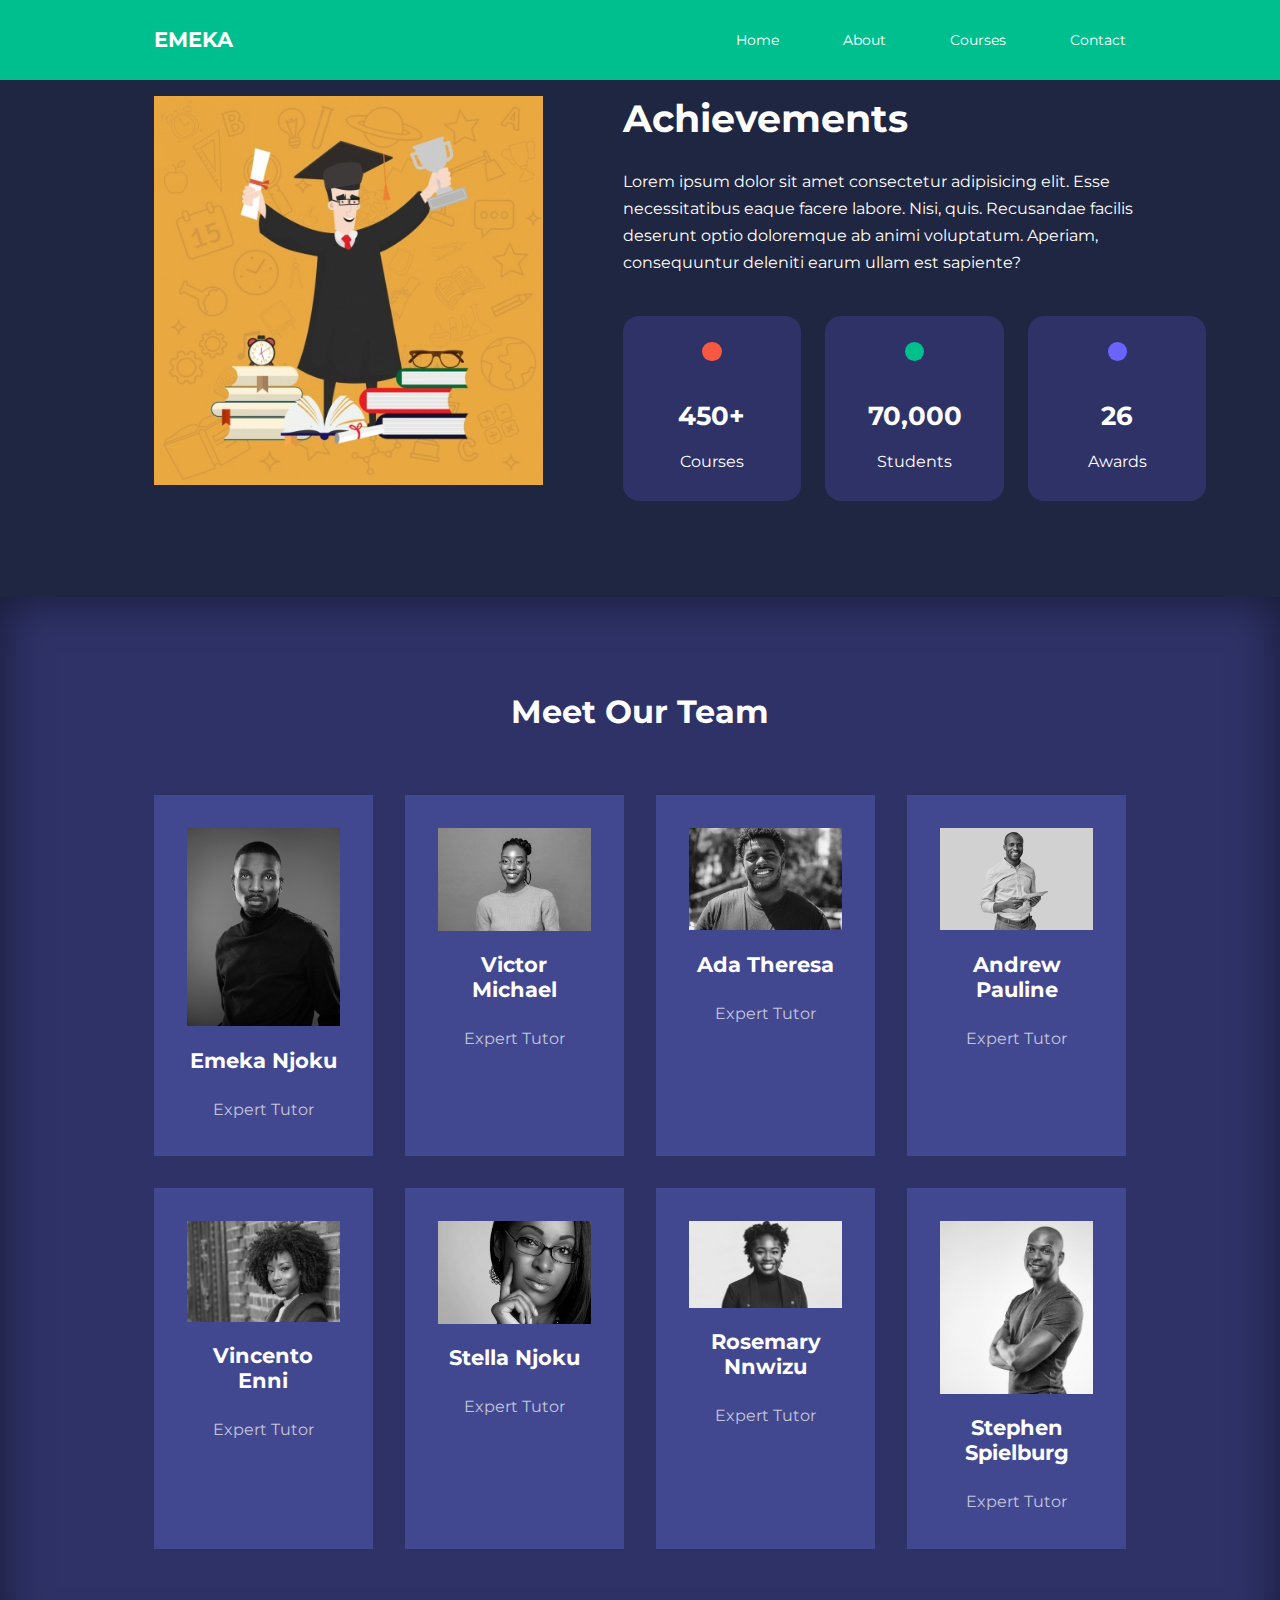
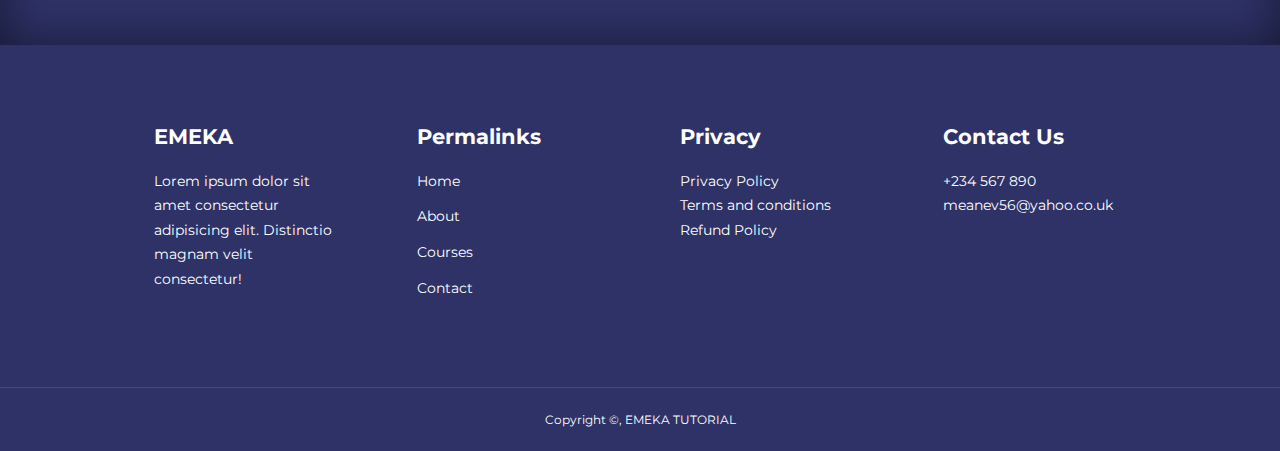
<file: about.html>
<!DOCTYPE html>
<html lang="en">
<head>
    <meta charset="UTF-8">
    <meta http-equiv="X-UA-Compatible" content="IE=edge">
    <meta name="viewport" content="width=device-width, initial-scale=1.0">
    <title>Responsive Multipage Education Website Using HTML, CSS and Javascript</title>

    <!----ICONSCOUT CDN----->
    <link rel="stylesheet" href="https://unicons.iconscout.com/release/v4.0.0/css/line.css">    <link rel="stylesheet" href="./css/style.css">

    <!--GOOGLE FONT MONTESERRAT-->
    <link rel="preconnect" href="https://fonts.googleapis.com">
<link rel="preconnect" href="https://fonts.gstatic.com" crossorigin>
<link href="https://fonts.googleapis.com/css2?family=Montserrat:wght@300;400;500;600;700;800;900&display=swap" rel="stylesheet">


<link rel="stylesheet" href="./css/style.css">
<link rel="stylesheet" href="./css/about.css">
</head>
<body>
    <nav>
        <div class="container nav__container">
            <a href="index.html"><h4>EMEKA</h4></a>
            <ul class="nav__menu">
                <li><a href="index.html">Home</a></li>
                <li><a href="about.html">About</a></li>
                <li><a href="courses.html">Courses</a></li>
                <li><a href="contact.html">Contact</a></li>
            </ul>
            <button id="open-menu-btn"><i class="uil uil-bars"></i></button>
            <button id="close-menu-btn"><i class="uil uil-times"></i></button>
        </div>
    </nav>

    <!---------------END OF NAVBAR--------------->

    <section class="about__achievemens">
        <div class="container about__achievements-container">
            <div class="about__achievements-left">
                <img src="./images/achievement.jpg">
                </div>

            <div class="about__achievements-right">
            <h1>Achievements</h1>
            <p>
                Lorem ipsum dolor sit amet consectetur adipisicing elit. Esse necessitatibus eaque facere labore. Nisi, quis. Recusandae facilis deserunt optio doloremque ab animi voluptatum. Aperiam, consequuntur deleniti earum ullam est sapiente?
            </p>

            <div class="achievements__cards">
                <article class="achievement__card">
                    <span class="achievement__icon">
                        <i class="uil uil-video"></i>
                    </span>
                        <h3>450+</h3>
                        <p>Courses</p>
                </article>

                <article class="achievement__card">
                    <span class="achievement__icon">
                        <i class="uil uil-user"></i>
                    </span>
                        <h3>70,000</h3>
                        <p>Students</p>
                </article>

                <article class="achievement__card">
                    <span class="achievement__icon">
                        <i class="uil uil-trophy"></i>
                    </span>
                        <h3>26</h3>
                        <p>Awards</p>
                </article>

            </div>
            </div>
        </div>
    </section>

    <!-------------End Of Achievements--------------->


    <section class="team">
        <h2>Meet Our Team</h2>
        <div class="container team__container">
            <article class="team__member">
                <div class="team__member-image">
                    <img src="./images/profile image 1.jpeg">
                </div>
                <div class="team__member-info">
                  <h4>Emeka Njoku</h4>
                  <p>Expert Tutor</p>
                </div>
                <div class="team__member-socials">
                    <a href="https://instagram.com" target="blank"><i class="uli uil-instagram"></i></a>
                    <a href="https://twitter.com" target="blank"><i class="uli uil-twitter-alt"></i></a>
                    <a href="https://linkedin.com" target="blank"><i class="uli uil-linkedin-alt"></i></a>
                </div>
            </article>

            <article class="team__member">
                <div class="team__member-image">
                    <img src="./images/profile image 2.jpg">
                </div>
                <div class="team__member-info">
                  <h4>Victor Michael</h4>
                  <p>Expert Tutor</p>
                </div>
                <div class="team__member-socials">
                    <a href="https://instagram.com" target="blank"><i class="uli uil-instagram"></i></a>
                    <a href="https://twitter.com" target="blank"><i class="uli uil-twitter-alt"></i></a>
                    <a href="https://linkedin.com" target="blank"><i class="uli uil-linkedin-alt"></i></a>
                </div>
            </article>

            <article class="team__member">
                <div class="team__member-image">
                    <img src="./images/profile image 3.jpeg">
                </div>
                <div class="team__member-info">
                  <h4>Ada Theresa</h4>
                  <p>Expert Tutor</p>
                </div>
                <div class="team__member-socials">
                    <a href="https://instagram.com" target="blank"><i class="uli uil-instagram"></i></a>
                    <a href="https://twitter.com" target="blank"><i class="uli uil-twitter-alt"></i></a>
                    <a href="https://linkedin.com" target="blank"><i class="uli uil-linkedin-alt"></i></a>
                </div>
            </article>

            <article class="team__member">
                <div class="team__member-image">
                    <img src="./images/profile image 4.jpg">
                </div>
                <div class="team__member-info">
                  <h4>Andrew Pauline</h4>
                  <p>Expert Tutor</p>
                </div>
                <div class="team__member-socials">
                    <a href="https://instagram.com" target="blank"><i class="uli uil-instagram"></i></a>
                    <a href="https://twitter.com" target="blank"><i class="uli uil-twitter-alt"></i></a>
                    <a href="https://linkedin.com" target="blank"><i class="uli uil-linkedin-alt"></i></a>
                </div>
            </article>

            <article class="team__member">
                <div class="team__member-image">
                    <img src="./images/profile image 5.jpg">
                </div>
                <div class="team__member-info">
                  <h4>Vincento Enni</h4>
                  <p>Expert Tutor</p>
                </div>
                <div class="team__member-socials">
                    <a href="https://instagram.com" target="blank"><i class="uli uil-instagram"></i></a>
                    <a href="https://twitter.com" target="blank"><i class="uli uil-twitter-alt"></i></a>
                    <a href="https://linkedin.com" target="blank"><i class="uli uil-linkedin-alt"></i></a>
                </div>
            </article>

            <article class="team__member">
                <div class="team__member-image">
                    <img src="./images/profile image 6.jpg">
                </div>
                <div class="team__member-info">
                  <h4>Stella Njoku</h4>
                  <p>Expert Tutor</p>
                </div>
                <div class="team__member-socials">
                    <a href="https://instagram.com" target="blank"><i class="uli uil-instagram"></i></a>
                    <a href="https://twitter.com" target="blank"><i class="uli uil-twitter-alt"></i></a>
                    <a href="https://linkedin.com" target="blank"><i class="uli uil-linkedin-alt"></i></a>
                </div>
            </article>

            <article class="team__member">
                <div class="team__member-image">
                    <img src="./images/profile image 7.jpg">
                </div>
                <div class="team__member-info">
                  <h4>Rosemary Nnwizu</h4>
                  <p>Expert Tutor</p>
                </div>
                <div class="team__member-socials">
                    <a href="https://instagram.com" target="blank"><i class="uli uil-instagram"></i></a>
                    <a href="https://twitter.com" target="blank"><i class="uli uil-twitter-alt"></i></a>
                    <a href="https://linkedin.com" target="blank"><i class="uli uil-linkedin-alt"></i></a>
                </div>
            </article>

            <article class="team__member">
                <div class="team__member-image">
                    <img src="./images/profile image 8.jpg">
                </div>
                <div class="team__member-info">
                  <h4>Stephen Spielburg</h4>
                  <p>Expert Tutor</p>
                </div>
                <div class="team__member-socials">
                    <a href="https://instagram.com" target="blank"><i class="uli uil-instagram"></i></a>
                    <a href="https://twitter.com" target="blank"><i class="uli uil-twitter-alt"></i></a>
                    <a href="https://linkedin.com" target="blank"><i class="uli uil-linkedin-alt"></i></a>
                </div>
            </article>
        </div>
    </section>


        <!-------------End Of About--------------->


    <footer>
        <div class="container footer__container">
            <div class="footer__1">
                <a href="index.html" class="footer__logo"><h4>EMEKA</h4></a>
                <P>
                    Lorem ipsum dolor sit amet consectetur adipisicing elit. Distinctio magnam velit consectetur!
                </P>
            </div>

            <div class="footer__2">
                <h4>Permalinks</h4>
                <ul class="permalinks">
                    <li><a href="index.html">Home</a></li>
                    <li><a href="about.html">About</a></li>
                    <li><a href="courses.html">Courses</a></li>
                    <li><a href="contact.html">Contact</a></li>
                </ul>
            </div>

            <div class="footer__3">
                <h4>Privacy</h4>
                <ui class="privacy">
                    <li><a href="#">Privacy Policy</a></li>
                    <li><a href="#">Terms and conditions</a></li>
                    <li><a href="#">Refund Policy</a></li>
                </ui>
            </div>

            <div class="footer__4">
                <h4>Contact Us</h4>
                <div>
                    <p>+234 567 890</p>
                    <p>meanev56@yahoo.co.uk</p>
                </div>

                <ui class="footer__socials">
                    <li>
                        <a href="#"><i class="uil uil-facebook-f"></i></a>
                    </li>
                    <li>
                        <a href="#"><i class="uil uil-instagram-alt"></i></a>
                    </li>
                    <li>
                        <a href="#"><i class="uil uil-twitter"></i></a>
                    </li>
                    <li>
                        <a href="#"><i class="uil uil-linkedin-alt"></i></a>
                    </li>
                </ui>
            </div>
            </div>
            <div class="footer__copyright">
                <small>Copyright &copy, EMEKA TUTORIAL</small>
        </div>
    </footer>

    <script src="./main.js"></script>


</body>
</html>
</file>
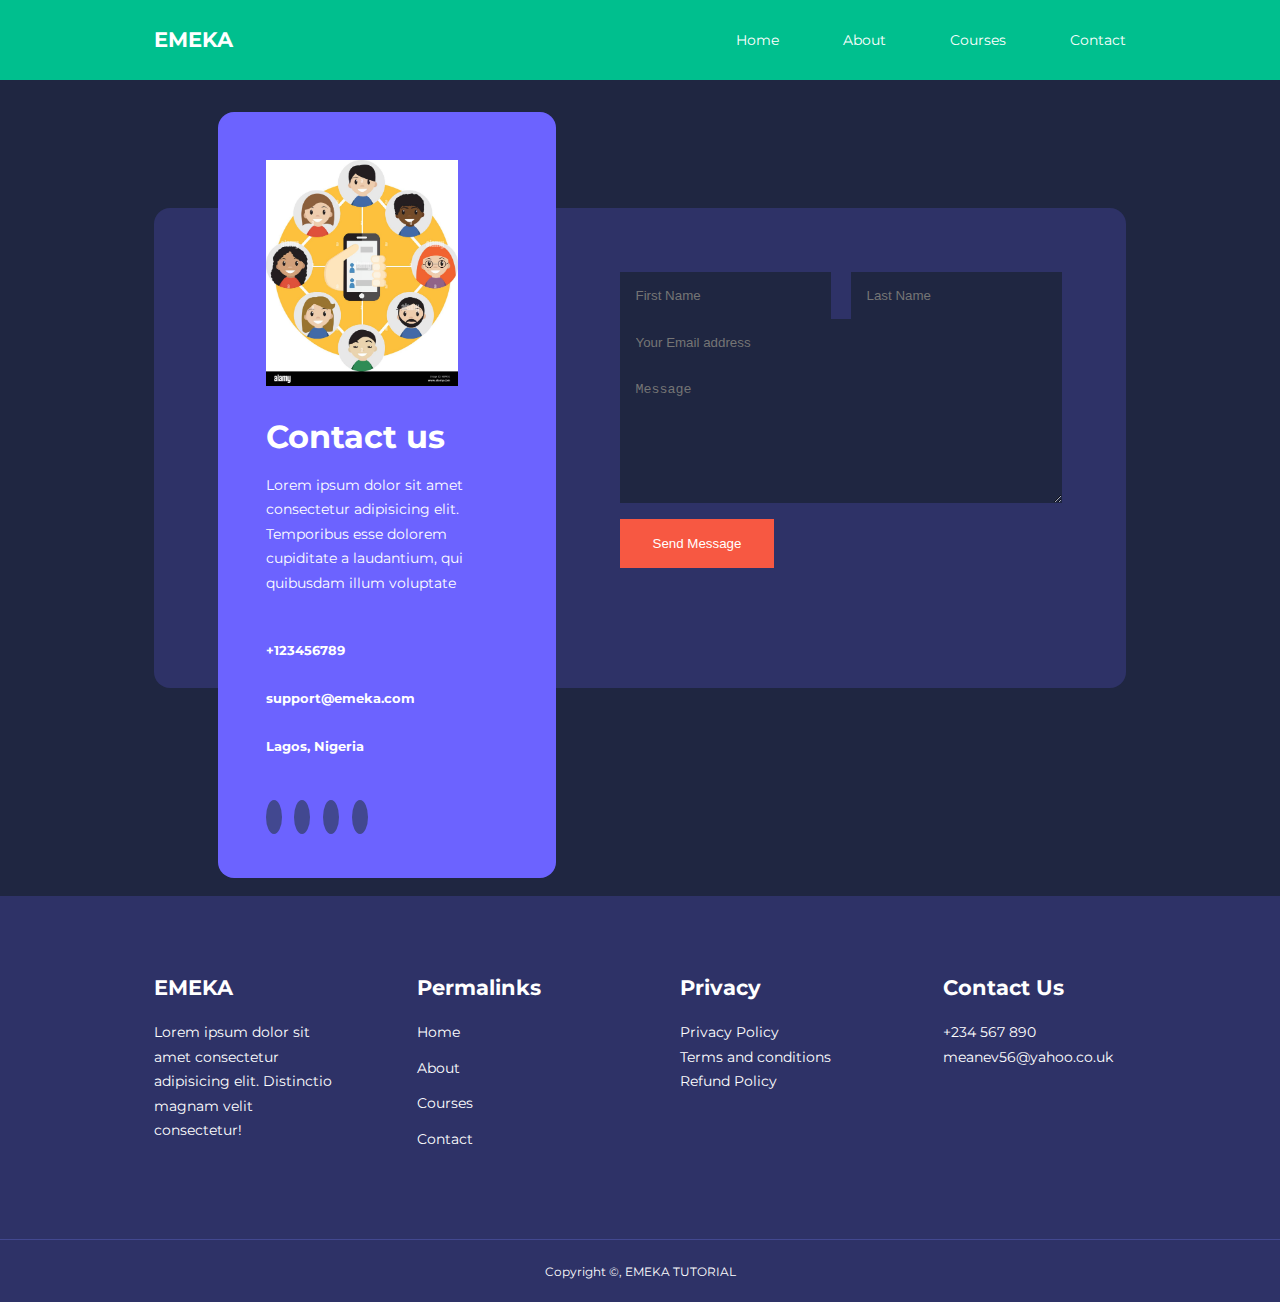
<file: contact.html>
<!DOCTYPE html>
<html lang="en">
<head>
    <meta charset="UTF-8">
    <meta http-equiv="X-UA-Compatible" content="IE=edge">
    <meta name="viewport" content="width=device-width, initial-scale=1.0">
    <title>Responsive Multipage Education Website Using HTML, CSS and Javascript</title>

    <!----ICONSCOUT CDN----->
    <link rel="stylesheet" href="https://unicons.iconscout.com/release/v4.0.0/css/line.css">    <link rel="stylesheet" href="./css/style.css">

    <!--GOOGLE FONT MONTESERRAT-->
    <link rel="preconnect" href="https://fonts.googleapis.com">
<link rel="preconnect" href="https://fonts.gstatic.com" crossorigin>
<link href="https://fonts.googleapis.com/css2?family=Montserrat:wght@300;400;500;600;700;800;900&display=swap" rel="stylesheet">


<link rel="stylesheet" href="./css/style.css">
<link rel="stylesheet" href="./css/contact.css">
</head>
<body>
    <nav>
        <div class="container nav__container">
            <a href="index.html"><h4>EMEKA</h4></a>
            <ul class="nav__menu">
                <li><a href="index.html">Home</a></li>
                <li><a href="about.html">About</a></li>
                <li><a href="courses.html">Courses</a></li>
                <li><a href="contact.html">Contact</a></li>
            </ul>
            <button id="open-menu-btn"><i class="uil uil-bars"></i></button>
            <button id="close-menu-btn"><i class="uil uil-times"></i></button>
        </div>
    </nav>

    <!---------------END OF NAVBAR--------------->



    <section>
        <div class="container contact__container">
            <aside class="contact__aside">
                <div class="aside__image">
                    <img src="./images//contact.jpg">
                </div>
                <h2>Contact us</h2>
                <p>
                  Lorem ipsum dolor sit amet consectetur adipisicing elit. Temporibus esse dolorem cupiditate a laudantium, qui quibusdam illum voluptate
                </p>
                <ul class="contact__details">
                    <li>
                        <i class="uil uil-phone-times"></i>
                        <h5>+123456789</h5>
                    </li>
                    <li>
                        <i class="uil uil-envelope"></i>
                        <h5>support@emeka.com</h5>
                    </li>
                    <li>
                        <i class="uil uil-location-point"></i>
                        <h5>Lagos, Nigeria</h5>
                    </li>
                </ul>
                <ui class="contact__socials">
                    <li><a href="https://facebook.com"><i class="uil uil-facebook-f"></i></a></li>
                    <li><a href="https://instagram.com"><i class="uil uil-instagram"></i></a></li>
                    <li><a href="https://twitter.com"><i class="uil uil-twitter"></i></a></li>
                    <li><a href="https://linkedin.com"><i class="uil uil-linkedin-alt"></i></a></li>
                </ui>
            </aside>






            <form action="https://formspree.io/f/xayzeqrr" method="POST" class="contact__form">
                <div class="form__name">
                    <input type="text" name="First Name" placeholder="First Name" required>
                    <input type="text" name="Last Name" placeholder="Last Name" required>
                </div>
                <input type="email" name="Email Address" placeholder="Your Email address" required>
                <textarea name="Message" rows="7" placeholder="Message" required></textarea>
                <button type="submit" class="btn btn-primary">Send Message</button>
            </form>
        </div>
    </section>


<footer>
    <div class="container footer__container">
        <div class="footer__1">
            <a href="index.html" class="footer__logo"><h4>EMEKA</h4></a>
            <P>
                Lorem ipsum dolor sit amet consectetur adipisicing elit. Distinctio magnam velit consectetur!
            </P>
        </div>

        <div class="footer__2">
            <h4>Permalinks</h4>
            <ul class="permalinks">
                <li><a href="index.html">Home</a></li>
                <li><a href="about.html">About</a></li>
                <li><a href="courses.html">Courses</a></li>
                <li><a href="contact.html">Contact</a></li>
            </ul>
        </div>

        <div class="footer__3">
            <h4>Privacy</h4>
            <ui class="privacy">
                <li><a href="#">Privacy Policy</a></li>
                <li><a href="#">Terms and conditions</a></li>
                <li><a href="#">Refund Policy</a></li>
            </ui>
        </div>

        <div class="footer__4">
            <h4>Contact Us</h4>
            <div>
                <p>+234 567 890</p>
                <p>meanev56@yahoo.co.uk</p>
            </div>

            <ui class="footer__socials">
                <li>
                    <a href="#"><i class="uil uil-facebook-f"></i></a>
                </li>
                <li>
                    <a href="#"><i class="uil uil-instagram-alt"></i></a>
                </li>
                <li>
                    <a href="#"><i class="uil uil-twitter"></i></a>
                </li>
                <li>
                    <a href="#"><i class="uil uil-linkedin-alt"></i></a>
                </li>
            </ui>
        </div>
        </div>
        <div class="footer__copyright">
            <small>Copyright &copy, EMEKA TUTORIAL</small>
    </div>
</footer>

<script src="./main.js"></script>


</body>
</html>
</file>
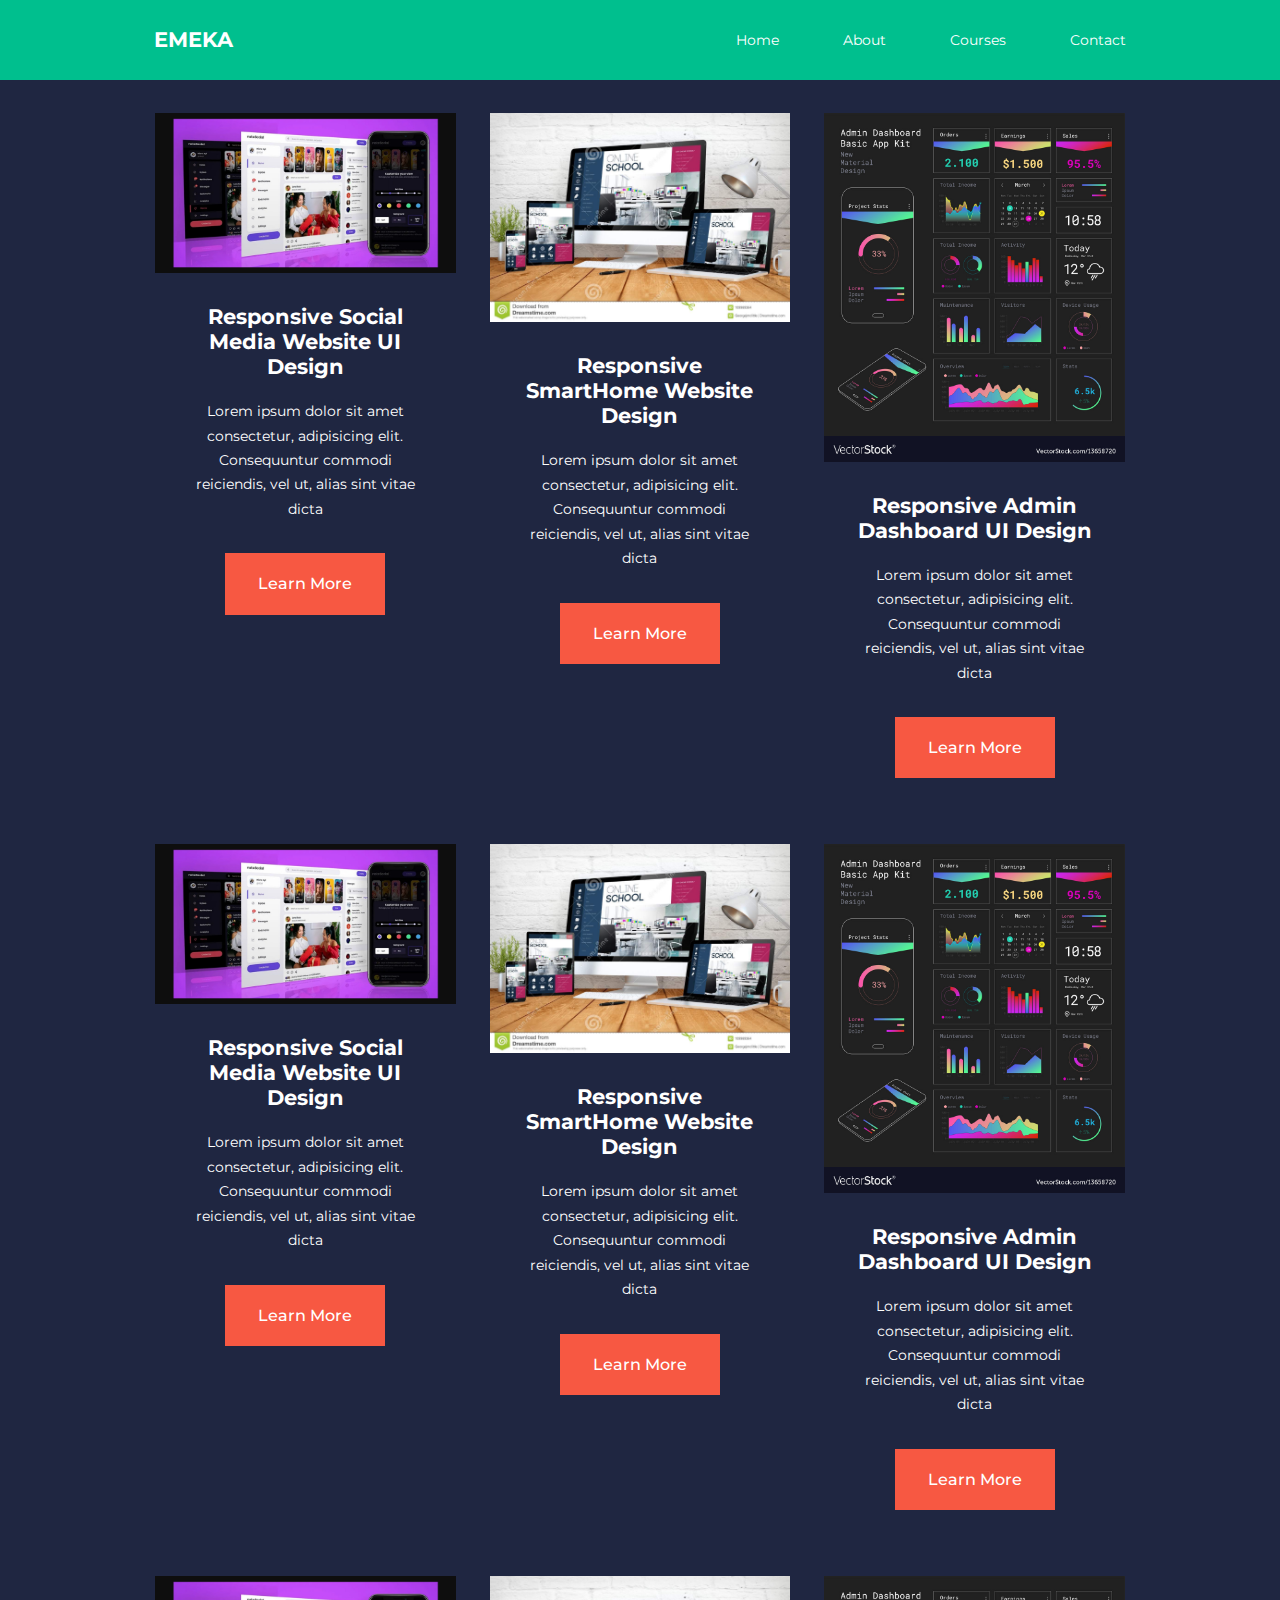
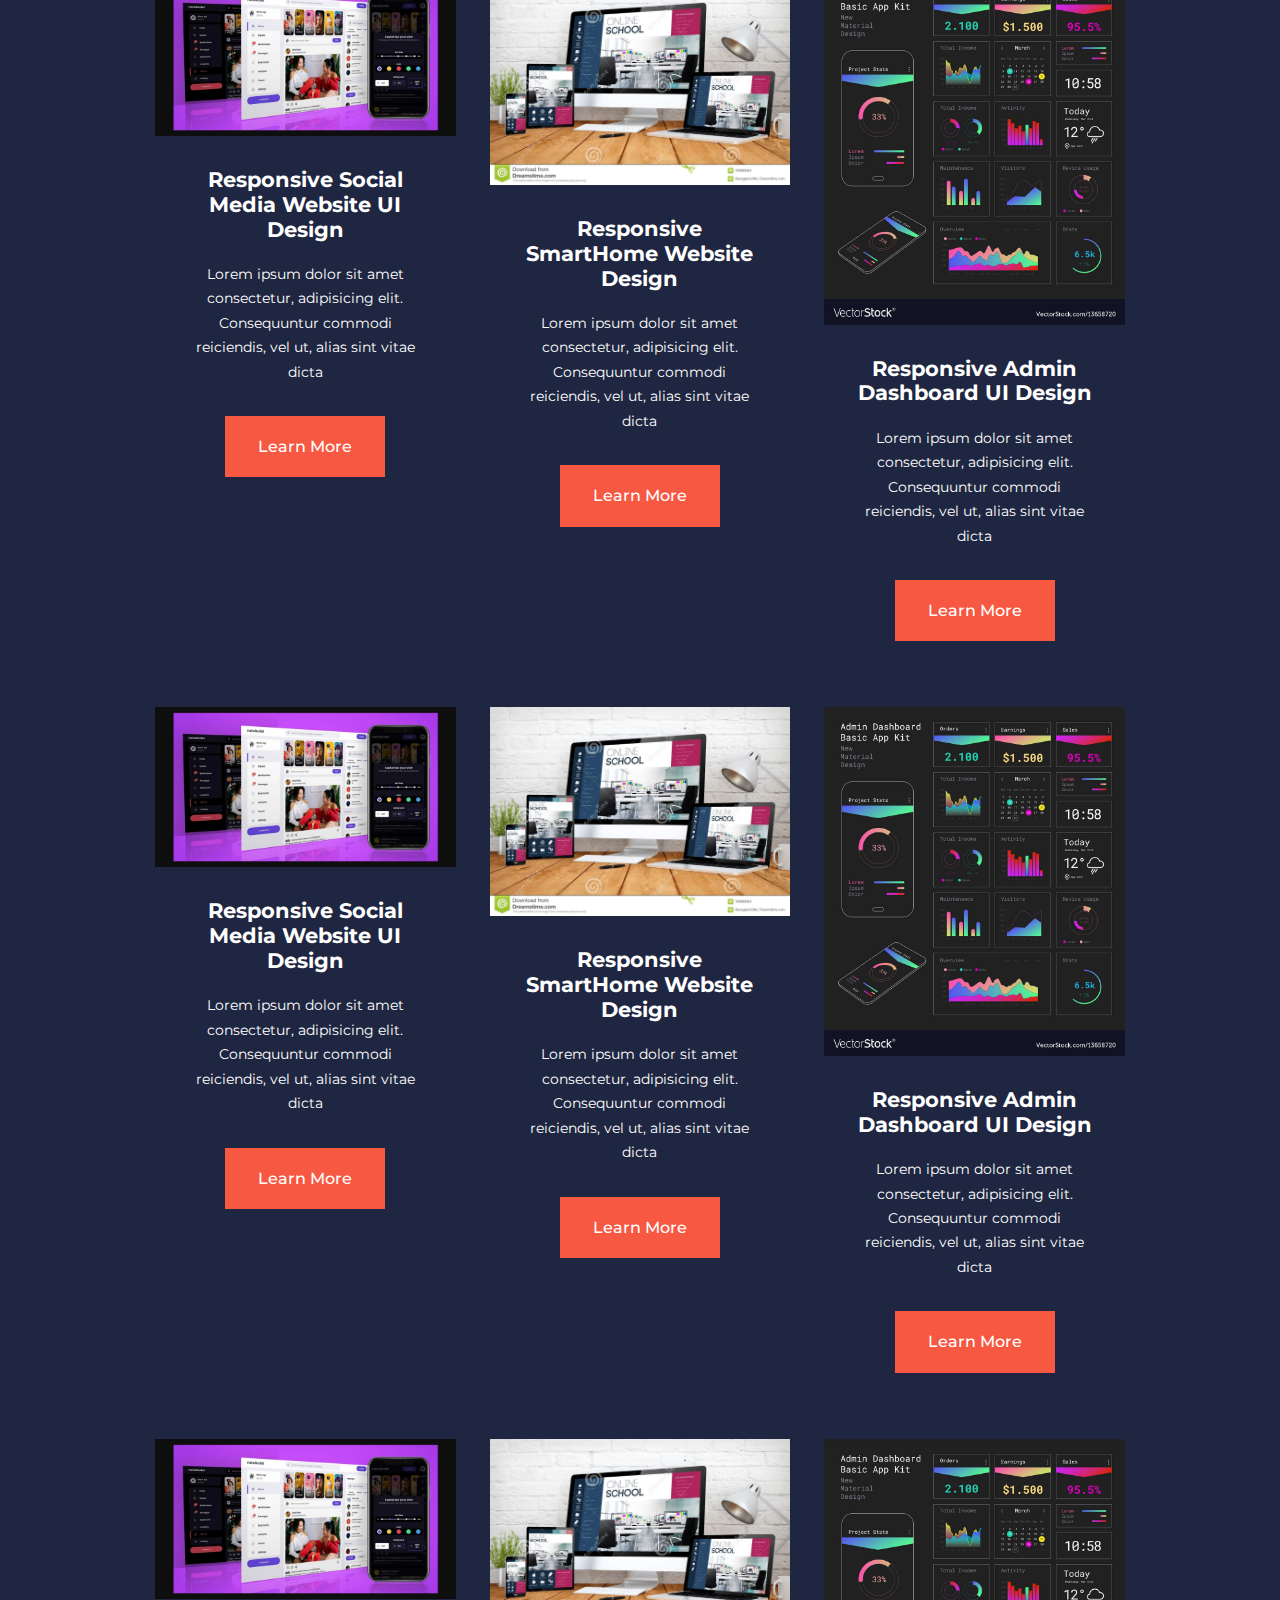
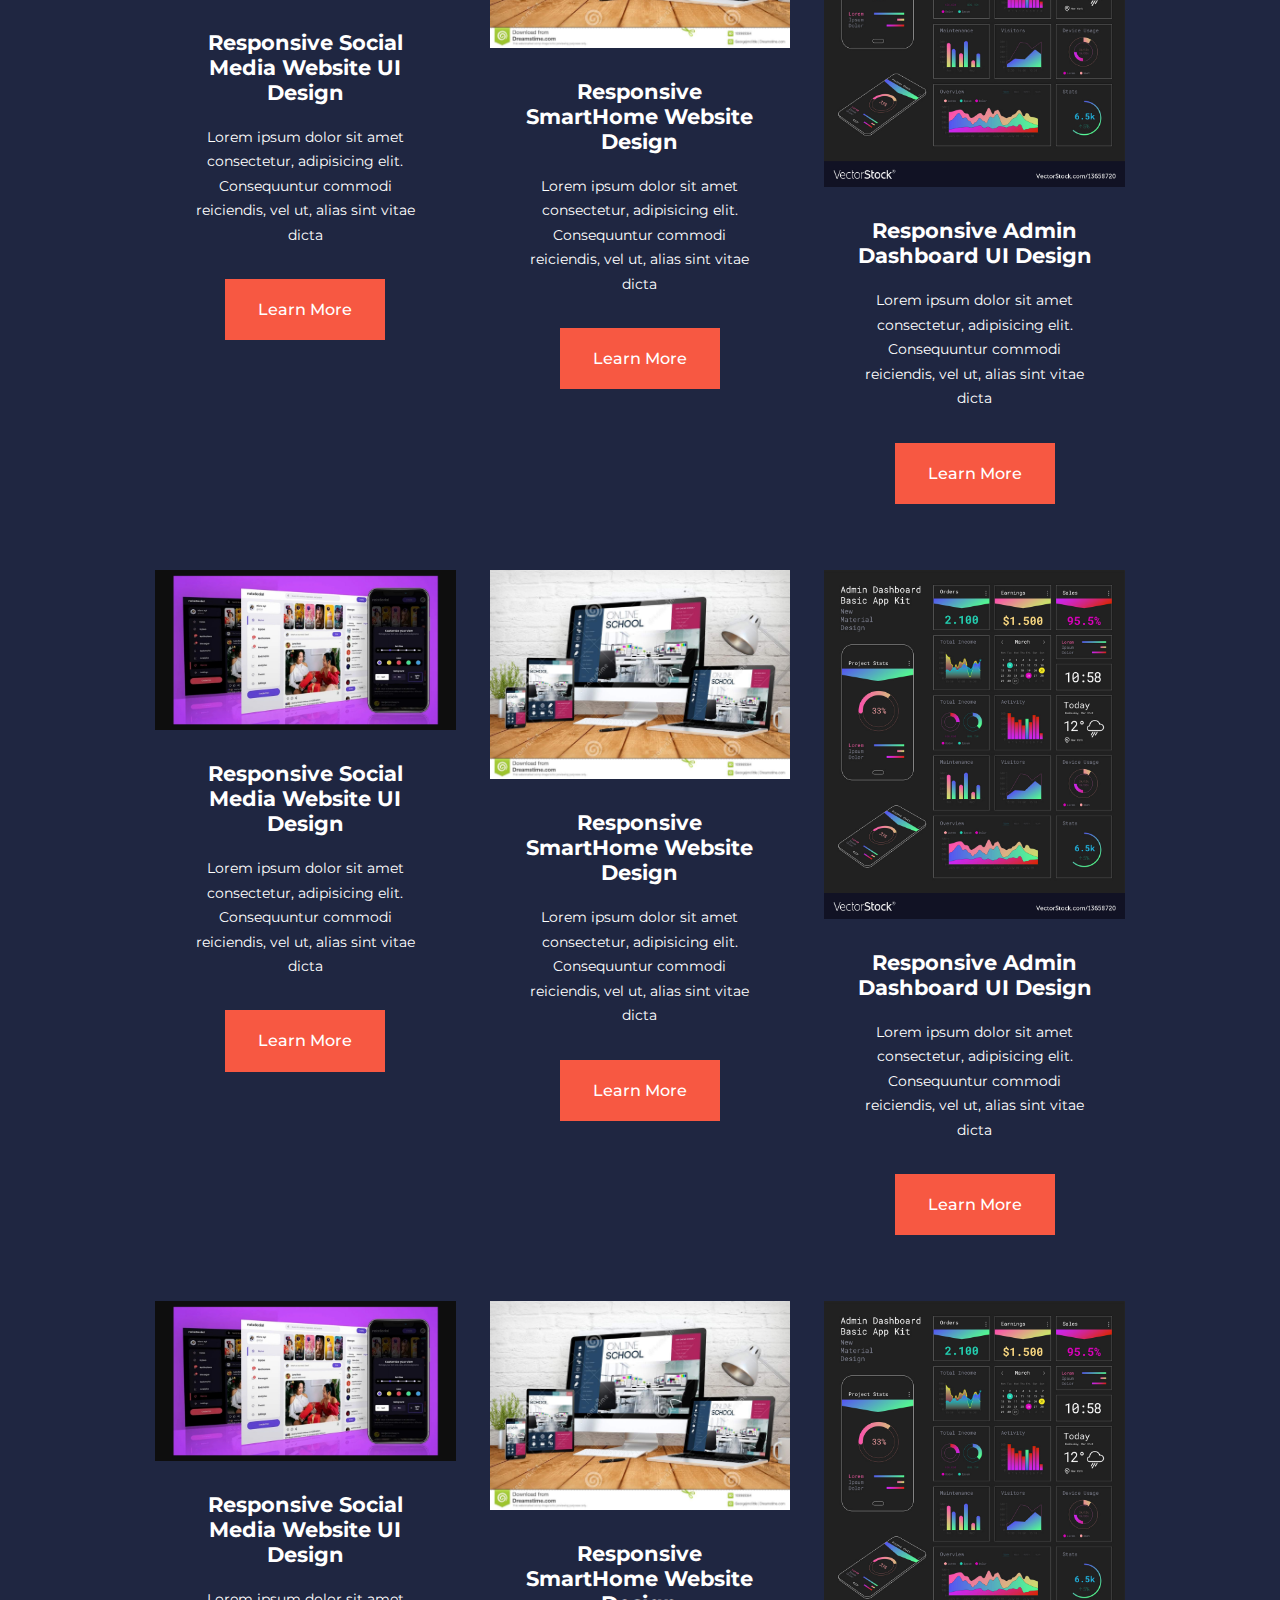
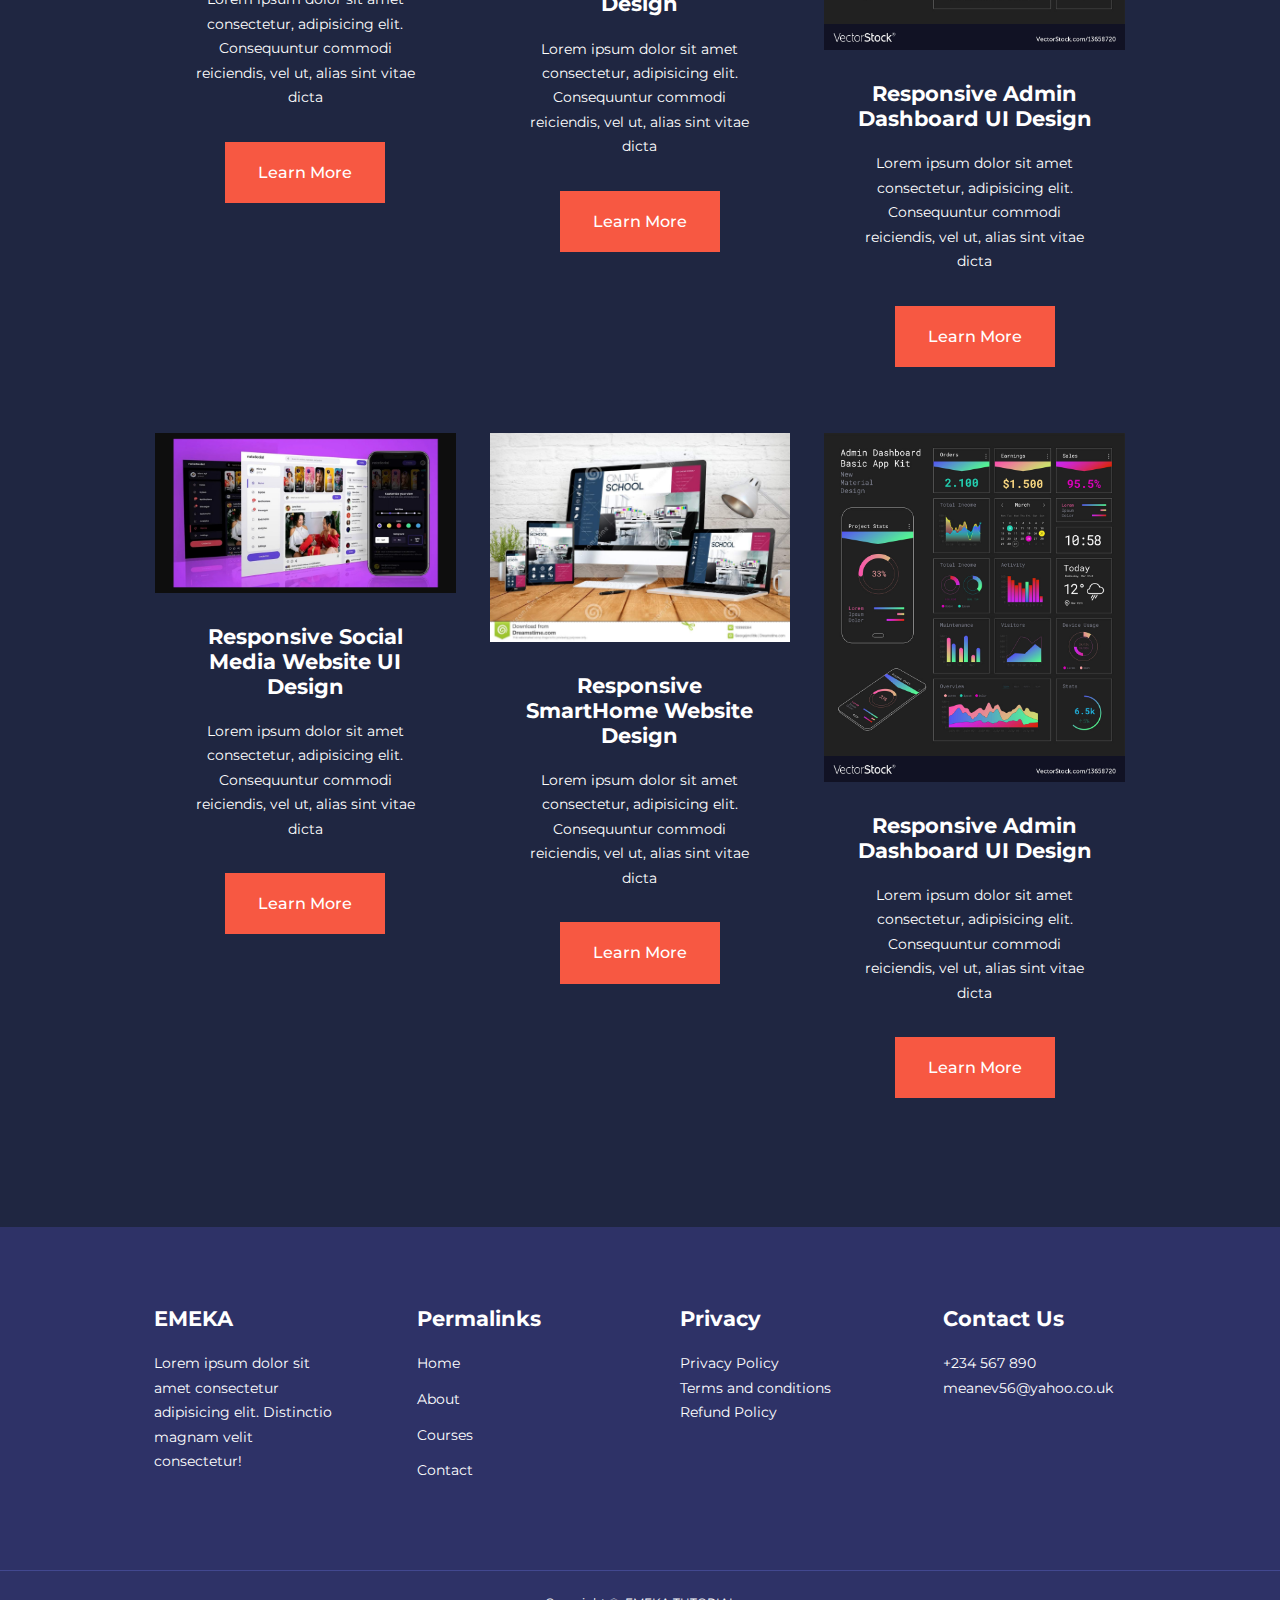
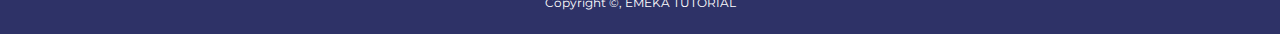
<file: courses.html>
<!DOCTYPE html>
<html lang="en">
<head>
    <meta charset="UTF-8">
    <meta http-equiv="X-UA-Compatible" content="IE=edge">
    <meta name="viewport" content="width=device-width, initial-scale=1.0">
    <title>Responsive Multipage Education Website Using HTML, CSS and Javascript</title>

    <!----ICONSCOUT CDN----->
    <link rel="stylesheet" href="https://unicons.iconscout.com/release/v4.0.0/css/line.css">    <link rel="stylesheet" href="./css/style.css">

    <!--GOOGLE FONT MONTESERRAT-->
    <link rel="preconnect" href="https://fonts.googleapis.com">
<link rel="preconnect" href="https://fonts.gstatic.com" crossorigin>
<link href="https://fonts.googleapis.com/css2?family=Montserrat:wght@300;400;500;600;700;800;900&display=swap" rel="stylesheet">


<link rel="stylesheet" href="./css/style.css">
<style>
    .courses {
        margin-top: 1rem;
    }
</style>
</head>
<body>
    <nav>
        <div class="container nav__container">
            <a href="index.html"><h4>EMEKA</h4></a>
            <ul class="nav__menu">
                <li><a href="index.html">Home</a></li>
                <li><a href="about.html">About</a></li>
                <li><a href="courses.html">Courses</a></li>
                <li><a href="contact.html">Contact</a></li>
            </ul>
            <button id="open-menu-btn"><i class="uil uil-bars"></i></button>
            <button id="close-menu-btn"><i class="uil uil-times"></i></button>
        </div>
    </nav>

    <!---------------END OF NAVBAR--------------->


    <!----COURSES------>
    <section class="courses">
        <div class="container courses__container">
            <article class="course">
                <div class="course__image">
                    <img src="./images/course image 1.jpeg">
                </div>
                <div class="course__info">
                <h4>Responsive Social Media Website UI Design</h4>
                <p>
                    Lorem ipsum dolor sit amet consectetur, adipisicing elit. Consequuntur commodi reiciendis,
                    vel ut, alias sint vitae dicta
                </p>
                <a href="courses.html" class="btn btn-primary">Learn More</a>
                </div>
            </article>

            <article class="course">
                <div class="course__image">
                    <img src="./images/course image 2.jpg">
                </div>
                <div class="course__info">
                <h4>Responsive SmartHome Website Design</h4>
                <p>
                    Lorem ipsum dolor sit amet consectetur, adipisicing elit. Consequuntur commodi reiciendis,
                    vel ut, alias sint vitae dicta
                </p>
                <a href="courses.html" class="btn btn-primary">Learn More</a>
                </div>
            </article>

            <article class="course">
                <div class="course__image">
                    <img src="./images/course image 3.jpg">
                </div>
                <div class="course__info">
                <h4>Responsive Admin Dashboard UI Design</h4>
                <p>
                    Lorem ipsum dolor sit amet consectetur, adipisicing elit. Consequuntur commodi reiciendis,
                    vel ut, alias sint vitae dicta
                </p>
                <a href="courses.html" class="btn btn-primary">Learn More</a>
                </div>
            </article>

            <article class="course">
                <div class="course__image">
                    <img src="./images/course image 1.jpeg">
                </div>
                <div class="course__info">
                <h4>Responsive Social Media Website UI Design</h4>
                <p>
                    Lorem ipsum dolor sit amet consectetur, adipisicing elit. Consequuntur commodi reiciendis,
                    vel ut, alias sint vitae dicta
                </p>
                <a href="courses.html" class="btn btn-primary">Learn More</a>
                </div>
            </article>

            <article class="course">
                <div class="course__image">
                    <img src="./images/course image 2.jpg">
                </div>
                <div class="course__info">
                <h4>Responsive SmartHome Website Design</h4>
                <p>
                    Lorem ipsum dolor sit amet consectetur, adipisicing elit. Consequuntur commodi reiciendis,
                    vel ut, alias sint vitae dicta
                </p>
                <a href="courses.html" class="btn btn-primary">Learn More</a>
                </div>
            </article>

            <article class="course">
                <div class="course__image">
                    <img src="./images/course image 3.jpg">
                </div>
                <div class="course__info">
                <h4>Responsive Admin Dashboard UI Design</h4>
                <p>
                    Lorem ipsum dolor sit amet consectetur, adipisicing elit. Consequuntur commodi reiciendis,
                    vel ut, alias sint vitae dicta
                </p>
                <a href="courses.html" class="btn btn-primary">Learn More</a>
                </div>
            </article>

            <article class="course">
                <div class="course__image">
                    <img src="./images/course image 1.jpeg">
                </div>
                <div class="course__info">
                <h4>Responsive Social Media Website UI Design</h4>
                <p>
                    Lorem ipsum dolor sit amet consectetur, adipisicing elit. Consequuntur commodi reiciendis,
                    vel ut, alias sint vitae dicta
                </p>
                <a href="courses.html" class="btn btn-primary">Learn More</a>
                </div>
            </article>

            <article class="course">
                <div class="course__image">
                    <img src="./images/course image 2.jpg">
                </div>
                <div class="course__info">
                <h4>Responsive SmartHome Website Design</h4>
                <p>
                    Lorem ipsum dolor sit amet consectetur, adipisicing elit. Consequuntur commodi reiciendis,
                    vel ut, alias sint vitae dicta
                </p>
                <a href="courses.html" class="btn btn-primary">Learn More</a>
                </div>
            </article>

            <article class="course">
                <div class="course__image">
                    <img src="./images/course image 3.jpg">
                </div>
                <div class="course__info">
                <h4>Responsive Admin Dashboard UI Design</h4>
                <p>
                    Lorem ipsum dolor sit amet consectetur, adipisicing elit. Consequuntur commodi reiciendis,
                    vel ut, alias sint vitae dicta
                </p>
                <a href="courses.html" class="btn btn-primary">Learn More</a>
                </div>
            </article>

            <article class="course">
                <div class="course__image">
                    <img src="./images/course image 1.jpeg">
                </div>
                <div class="course__info">
                <h4>Responsive Social Media Website UI Design</h4>
                <p>
                    Lorem ipsum dolor sit amet consectetur, adipisicing elit. Consequuntur commodi reiciendis,
                    vel ut, alias sint vitae dicta
                </p>
                <a href="courses.html" class="btn btn-primary">Learn More</a>
                </div>
            </article>

            <article class="course">
                <div class="course__image">
                    <img src="./images/course image 2.jpg">
                </div>
                <div class="course__info">
                <h4>Responsive SmartHome Website Design</h4>
                <p>
                    Lorem ipsum dolor sit amet consectetur, adipisicing elit. Consequuntur commodi reiciendis,
                    vel ut, alias sint vitae dicta
                </p>
                <a href="courses.html" class="btn btn-primary">Learn More</a>
                </div>
            </article>

            <article class="course">
                <div class="course__image">
                    <img src="./images/course image 3.jpg">
                </div>
                <div class="course__info">
                <h4>Responsive Admin Dashboard UI Design</h4>
                <p>
                    Lorem ipsum dolor sit amet consectetur, adipisicing elit. Consequuntur commodi reiciendis,
                    vel ut, alias sint vitae dicta
                </p>
                <a href="courses.html" class="btn btn-primary">Learn More</a>
                </div>
            </article>

            <article class="course">
                <div class="course__image">
                    <img src="./images/course image 1.jpeg">
                </div>
                <div class="course__info">
                <h4>Responsive Social Media Website UI Design</h4>
                <p>
                    Lorem ipsum dolor sit amet consectetur, adipisicing elit. Consequuntur commodi reiciendis,
                    vel ut, alias sint vitae dicta
                </p>
                <a href="courses.html" class="btn btn-primary">Learn More</a>
                </div>
            </article>

            <article class="course">
                <div class="course__image">
                    <img src="./images/course image 2.jpg">
                </div>
                <div class="course__info">
                <h4>Responsive SmartHome Website Design</h4>
                <p>
                    Lorem ipsum dolor sit amet consectetur, adipisicing elit. Consequuntur commodi reiciendis,
                    vel ut, alias sint vitae dicta
                </p>
                <a href="courses.html" class="btn btn-primary">Learn More</a>
                </div>
            </article>

            <article class="course">
                <div class="course__image">
                    <img src="./images/course image 3.jpg">
                </div>
                <div class="course__info">
                <h4>Responsive Admin Dashboard UI Design</h4>
                <p>
                    Lorem ipsum dolor sit amet consectetur, adipisicing elit. Consequuntur commodi reiciendis,
                    vel ut, alias sint vitae dicta
                </p>
                <a href="courses.html" class="btn btn-primary">Learn More</a>
                </div>
            </article>

            <article class="course">
                <div class="course__image">
                    <img src="./images/course image 1.jpeg">
                </div>
                <div class="course__info">
                <h4>Responsive Social Media Website UI Design</h4>
                <p>
                    Lorem ipsum dolor sit amet consectetur, adipisicing elit. Consequuntur commodi reiciendis,
                    vel ut, alias sint vitae dicta
                </p>
                <a href="courses.html" class="btn btn-primary">Learn More</a>
                </div>
            </article>

            <article class="course">
                <div class="course__image">
                    <img src="./images/course image 2.jpg">
                </div>
                <div class="course__info">
                <h4>Responsive SmartHome Website Design</h4>
                <p>
                    Lorem ipsum dolor sit amet consectetur, adipisicing elit. Consequuntur commodi reiciendis,
                    vel ut, alias sint vitae dicta
                </p>
                <a href="courses.html" class="btn btn-primary">Learn More</a>
                </div>
            </article>

            <article class="course">
                <div class="course__image">
                    <img src="./images/course image 3.jpg">
                </div>
                <div class="course__info">
                <h4>Responsive Admin Dashboard UI Design</h4>
                <p>
                    Lorem ipsum dolor sit amet consectetur, adipisicing elit. Consequuntur commodi reiciendis,
                    vel ut, alias sint vitae dicta
                </p>
                <a href="courses.html" class="btn btn-primary">Learn More</a>
                </div>
            </article>

            <article class="course">
                <div class="course__image">
                    <img src="./images/course image 1.jpeg">
                </div>
                <div class="course__info">
                <h4>Responsive Social Media Website UI Design</h4>
                <p>
                    Lorem ipsum dolor sit amet consectetur, adipisicing elit. Consequuntur commodi reiciendis,
                    vel ut, alias sint vitae dicta
                </p>
                <a href="courses.html" class="btn btn-primary">Learn More</a>
                </div>
            </article>

            <article class="course">
                <div class="course__image">
                    <img src="./images/course image 2.jpg">
                </div>
                <div class="course__info">
                <h4>Responsive SmartHome Website Design</h4>
                <p>
                    Lorem ipsum dolor sit amet consectetur, adipisicing elit. Consequuntur commodi reiciendis,
                    vel ut, alias sint vitae dicta
                </p>
                <a href="courses.html" class="btn btn-primary">Learn More</a>
                </div>
            </article>

            <article class="course">
                <div class="course__image">
                    <img src="./images/course image 3.jpg">
                </div>
                <div class="course__info">
                <h4>Responsive Admin Dashboard UI Design</h4>
                <p>
                    Lorem ipsum dolor sit amet consectetur, adipisicing elit. Consequuntur commodi reiciendis,
                    vel ut, alias sint vitae dicta
                </p>
                <a href="courses.html" class="btn btn-primary">Learn More</a>
                </div>
            </article>

            <article class="course">
                <div class="course__image">
                    <img src="./images/course image 1.jpeg">
                </div>
                <div class="course__info">
                <h4>Responsive Social Media Website UI Design</h4>
                <p>
                    Lorem ipsum dolor sit amet consectetur, adipisicing elit. Consequuntur commodi reiciendis,
                    vel ut, alias sint vitae dicta
                </p>
                <a href="courses.html" class="btn btn-primary">Learn More</a>
                </div>
            </article>

            <article class="course">
                <div class="course__image">
                    <img src="./images/course image 2.jpg">
                </div>
                <div class="course__info">
                <h4>Responsive SmartHome Website Design</h4>
                <p>
                    Lorem ipsum dolor sit amet consectetur, adipisicing elit. Consequuntur commodi reiciendis,
                    vel ut, alias sint vitae dicta
                </p>
                <a href="courses.html" class="btn btn-primary">Learn More</a>
                </div>
            </article>

            <article class="course">
                <div class="course__image">
                    <img src="./images/course image 3.jpg">
                </div>
                <div class="course__info">
                <h4>Responsive Admin Dashboard UI Design</h4>
                <p>
                    Lorem ipsum dolor sit amet consectetur, adipisicing elit. Consequuntur commodi reiciendis,
                    vel ut, alias sint vitae dicta
                </p>
                <a href="courses.html" class="btn btn-primary">Learn More</a>
                </div>
            </article>
        </div>
    </section>
    <!------End of courses-->






    <footer>
        <div class="container footer__container">
            <div class="footer__1">
                <a href="index.html" class="footer__logo"><h4>EMEKA</h4></a>
                <P>
                    Lorem ipsum dolor sit amet consectetur adipisicing elit. Distinctio magnam velit consectetur!
                </P>
            </div>

            <div class="footer__2">
                <h4>Permalinks</h4>
                <ul class="permalinks">
                    <li><a href="index.html">Home</a></li>
                    <li><a href="about.html">About</a></li>
                    <li><a href="courses.html">Courses</a></li>
                    <li><a href="contact.html">Contact</a></li>
                </ul>
            </div>

            <div class="footer__3">
                <h4>Privacy</h4>
                <ui class="privacy">
                    <li><a href="#">Privacy Policy</a></li>
                    <li><a href="#">Terms and conditions</a></li>
                    <li><a href="#">Refund Policy</a></li>
                </ui>
            </div>

            <div class="footer__4">
                <h4>Contact Us</h4>
                <div>
                    <p>+234 567 890</p>
                    <p>meanev56@yahoo.co.uk</p>
                </div>

                <ui class="footer__socials">
                    <li>
                        <a href="#"><i class="uil uil-facebook-f"></i></a>
                    </li>
                    <li>
                        <a href="#"><i class="uil uil-instagram-alt"></i></a>
                    </li>
                    <li>
                        <a href="#"><i class="uil uil-twitter"></i></a>
                    </li>
                    <li>
                        <a href="#"><i class="uil uil-linkedin-alt"></i></a>
                    </li>
                </ui>
            </div>
            </div>
            <div class="footer__copyright">
                <small>Copyright &copy, EMEKA TUTORIAL</small>
        </div>
    </footer>

    <script src="./main.js"></script>


</body>
</html>
</file>
<file: css/style.css>
* {
    margin: 0;
    padding: 0;
    border: 0;
    outline: 0;
    text-decoration: none;
    list-style: none;
    box-sizing: border-box;
}

:root {
    --color-primary: #6c63ff;
    --color-success: #00bf8e;
    --color-warning: #f7c94b;
    --color-danger: #f75842;
    --color-danger-variant: rgba(247, 88, 66, 0.4);
    --color-white: #ffff;
    --color-light: rgba(255, 255, 255, 0.7);
    --color-black: #000;
    --color-bg: #1f2641;
    --color-bg1: #2e3267;
    --color-bg2: #424890;

    --container-width-lg: 76%;
    --container-width-md: 90%;
    --container-width-sm: 94%;

    --transition: all 400ms ease;
}

body {
    font-family: 'Montserrat', sans-serif;
    line-height: 1.7;
    color: var(--color-white);
    background: var(--color-bg);
}

.container {
    width: var(--container-width-lg);
    margin: 0 auto;
}

section {
    padding: 6rem 0;
}

section h2 {
    text-align: center;
    margin-bottom: 4rem;
}

h1, h2, h3, h4, h5 {
    line-height: 1.2;
}

h1 {
    font-size: 2.4rem;
}

h2 {
    font-size: 2rem;
}

h3 {
    font-size: 1.6rem;
}

h4 {
    font-size: 1.3rem;
}

a {
    color: var(--color-white);
}

img {
    width: 100%;
    display: block;
    object-fit: cover;
}

.btn {
    display: inline-block;
    background: var(--color-white);
    color: var(--color-black);
    padding: 1rem 2rem;
    border: 1px solid transparent;
    font-weight: 500;
    transition: var(--transition);
}

.btn:hover {
    background: transparent;
    color: var(--color-white);
    border-color: var(--color-white);
}

.btn-primary {
    background: var(--color-danger);
    color: var(--color-white);
}

/*===========NAVBAR==========*/
nav {
    background: var(--color-success);
    width: 100vw;
    height: 5rem;
    position: fixed;
    top: 0;
    z-index: 11;
}

/* change navbar styles on scroll using javascript */
.window-scroll {
    background: var(--color-primary);
    box-shadow: 0 1rem 2rem rgba(0, 0, 0, 0.2);
}

.nav__container {
    height: 100%;
    display: flex;
    justify-content: space-between;
    align-items: center;
}

nav button {
    display: none;
}

.nav__menu {
    display: flex;
    align-items: center;
    gap: 4rem;
}

.nav__menu a {
    font-size: 0.9rem;
    transition: var(--transition);
}

.nav__menu a:hover {
    color: var(--color-bg2);
}

/*============================HEADER==========================*/
header {
    position: relative;
    top: 5rem;
    height: 70vh;
    margin-bottom: 5rem;
}

.header__container {
    display: grid;
    grid-template-columns: 1fr 1fr;
    align-items: center;
    gap: 5rem;
    height: 100%;
}

.header__left p {
    margin: 1rem 0 2.4rem;
}

/*====================Categories==================*/
.categories {
    background: var(--color-bg1);
    height: 32rem;
}

.categories h1 {
    line-height: 1;
    margin-bottom: 3rem;
}

.categories__container {
    display: grid;
    grid-template-columns: 40% 60%;
}

.categories__left {
    margin-right: 4rem;
}

.categories__left p {
    margin: 1rem 0 3rem;
}

.categories__right {
    display: grid;
    grid-template-columns: repeat(3, 1fr);
    gap: 1.2rem;
}

.category {
    background: var(--color-bg2);
    padding: 2rem;
    border-radius: 2rem;
    transition: var(--transition);
}

.category:hover {
    box-shadow: 0 3rem 3rem rgba(0, 0, 0, 0.3);
    z-index: 1;
}

.category:nth-child(2) .category__icon {
    background: var(--color-danger);
}

.category:nth-child(3) .category__icon {
    background: var(--color-success);
}

.category:nth-child(4) .category__icon {
    background: var(--color-warning);
}

.category:nth-child(5) .category__icon {
    background: var(--color-success);
}

.category__icon {
    background: var(--color-primary);
    padding: 0.7rem;
    border-radius: 0.9rem;
}

.category h5 {
    margin: 2rem 0 1rem;
}

.category p {
    font-size: 0.85rem;
}

/*====================Courses==================*/
.courses {
    margin-top: 10rem;
}

.courses__container {
    display: grid;
    grid-template-columns: repeat(3, 1fr);
    gap: 2rem;
}

.course {
    background: var(--color-bg);
    text-align: center;
    border: 1px solid transparent;
}

.course:hover {
    background: transparent;
    border-color: var(--color-primary);
    transition: var(--transition);
}


.course__info {
    padding: 2rem;
}

.course__info p {
    margin: 1.2rem 0 2rem;
    font-size: 0.9rem;
}


/*--------------FAQS----------------------*/
.faqs {
    background: var(--color-bg1);
    box-shadow: inset 0 0 3rem rgba(0, 0, 0, 0.5);
}

.faqs__container {
    display: grid;
    grid-template-columns: 1fr 1fr;
    gap: 1rem;
}

.faq {
    padding: 2rem;
    display: flex;
    align-items: center;
    gap: 1.4rem;
    height: fit-content;
    background: var(--color-primary);
    cursor: pointer;
}

.faq h4 {
    font-size: 1rem;
    line-height: 2.2;
}

.faq__icon {
    align-self: flex-start;
    font-size: 1.2rem;
}

.faq p {
    margin-top: 0.8rem;
    display: none;
}

.faq.open p {
    display: block;
}


/* ====================TESTIMONIALS ========================== */
.testimonials__container {
    overflow-x: hidden;
    position: relative;
    margin-bottom: 5rem;
}

.testimonial {
    padding-top: 2rem;
}

.avatar {
    width: 6rem;
    height: 6rem;
    border-radius: 50%;
    overflow: hidden;
    margin: 0 auto 1rem;
    border: 1rem solid var(--color-bg1);
}

.testimonial__info {
    text-align: center;
}

.testimonial__body {
    background: var(--color-primary);
    padding: 2rem;
    margin-top: 3rem;
    position: relative;
}


.testimonial__body::before {
    content: '';
    display: block;
    background: linear-gradient( 135deg,
    transparent, var(--color-primary),
    var(--color-primary));
    width: 3rem;
    height: 3rem;
    position: absolute;
    left: 50%;
    top: -1.5rem;
    transform: rotate(45deg);
}

/* ------------------------------FOOTER---------------------------*/
footer {
    background: var(--color-bg1);
    padding-top: 5rem;
    font-size: 0.9rem;
}

.footer__container {
    display: grid;
    grid-template-columns: repeat(4, 1fr);
    gap: 5rem;
}

.footer__container > div h4 {
    margin-bottom: 1.2rem;
}

.footer__1 p {
    margin: 0 0 2rem;
}

footer ul li {
    margin-bottom: 0.7rem;
}

footer ul li a:hover {
    text-decoration: underline;
}

.footer__socials {
    display: flex;
    gap: 1rem;
    font-size: 1.2rem;
    margin-top: 2rem;
}

.footer__copyright {
    text-align: center;
    margin-top: 4rem;
    padding: 1.2rem 0;
    border-top: 1px solid var(--color-bg2);
}

/*----------media queries ---------tablet8*/
@media screen and (max-width: 1024px) {
    .container {
        width: var(--container-width-md)
    }

    h1 {
        font-size: 2.2rem;
    }

    h2 {
        font-size: 1.7rem;
    }

    h3 {
        font-size: 1.4rem;
    }

    h4 {
        font-size: 1.2rem;
    }

    /*NavBar*/
    nav button {
        display: inline-block;
        background: transparent;
        font-size: 1.8rem;
        color: var(--color-white);
        cursor: pointer;
    }

    nav button#close-menu-btn {
        display: none;
    }

    .nav__menu {
        position: fixed;
        top: 5rem;
        right: 5%;
        height: fit-content;
        width: 18rem;
        flex-direction: column;
        gap: 0;
        display: none;
    }

    .nav__menu li {
        width: 100%;
        height: 5.8rem;
        animation: animateNavItems 400ms linear forwards;
        transform-origin: top right;
        opacity: 0;
    }

    .nav__menu li:nth-child(2) {
        animation-delay: 200ms;
    }

    .nav__menu li:nth-child(3) {
        animation-delay: 400ms;
    }

    .nav__menu li:nth-child(4) {
        animation-delay: 600ms;
    }

    @keyframes animateNavItems {
        0% {
            transform: rotateZ(-90deg) rotateX(90deg) scale(0.1);
        }

        100% {
            transform: rotateZ(0) rotateX(0) scale(1);
            opacity: 1;
        }
    }

    .nav__menu li a {
        background: var(--color-primary);
        box-shadow: -4rem 6rem 10rem rgba(0, 0, 0, 0.6);
        width: 100%;
        height: 100%;
        display: grid;
        place-items: center;
    }

    .nav__menu li a:hover {
        background: var(--color-bg2);
        color: var(--color-white);
    }

    /*------HEADER-----------*/
    header {
        height: 52vh;
        margin-bottom: 4rem;
    }

    .header__container {
        gap: 0;
        padding-bottom: 3rem;
    }

    /*--------------CATEGORIES----------*/
    .categories {
        height: auto;
    }

    .categories__container {
        grid-template-columns: 1fr;
        gap: 3rem;
    }

    .categories__left {
        margin-right: 0;
    }

        /*--------------COURSES----------*/
    .courses {
        margin-top: 0;
    }

    .courses__container {
        grid-template-columns: 1fr 1fr;
    }

        /*--------------FAqs----------*/
    .faqs__container {
        grid-template-columns: 1fr;
    }

    .faq {
        padding: 1.5rem;
    }

        /*--------------FOOTer----------*/
    .footer__container {
        grid-template-columns: 1fr 1fr;
    }
}

/*----------------------------MOBILE___________________________-*/
@media screen and (max-width: 600px) {
    .container {
        width: var(--container-width-sm);
    }

        /*--------------NAVBAR----------*/
    .nav__menu {
        right: 3%;
    }

        /*--------------HEADER----------*/
    header {
        height: 100vh;
    }

    .header__container {
        grid-template-columns: 1fr;
        text-align: center;
        margin-top: 0;
    }

    .header__left p {
        margin-bottom: 1.3rem;
    }

        /*--------------CATEGORIES----------*/
    .categoties__right {
        grid-template-columns: 1fr 1fr;
        gap: 0.7rem;
    }

    .category {
        padding: 1rem;
        border-radius: 1rem;
    }

    .category__icon {
        margin-top: 4px;
        display: inline-block;
    }

        /*--------------courses----------*/
    .courses__container {
        grid-template-columns: 1fr;
    }

    /*--------------testimonials----------*/
    .testimonial__body {
        padding: 1.2rem;
    }

        /*--------------footer----------*/
    .footer__container {
        grid-template-columns: 1fr;
        text-align: center;
        gap: 2rem;
    }

    .footer__1 p {
        margin: 1rem auto;
    }

    .footer__socials {
        justify-content: center;
    }
}
</file>
<file: css/about.css>
/*__------------------------------Achievement-------------------------*/
.about_achievemnets {
    margin-top: 3rem;
}

.about__achievements-container {
    display: grid;
    grid-template-columns: 40% 60%;
    gap: 5rem;
}

.about__achievements-right > p {
    margin: 1.6rem 0 2.5rem;
}

.achievements__cards {
    display: grid;
    grid-template-columns: repeat(3, 1fr);
    gap: 1.5rem;
}

.achievement__card {
    background: var(--color-bg1);
    padding: 1.6rem;
    border-radius: 1rem;
    text-align: center;
    transition: var(--transition);
}

.achievement__card:hover {
    background: var(--color-bg2);
    box-shadow: 0 3rem 3rem rgba(0, 0, 0, 0.3);
}

.achievement__icon {
    background: var(--color-danger);
    padding: 0.6rem;
    border-radius: 1rem;
    display: inline-block;
    margin-bottom: 2rem;
    font-size: 2rem;
}

.achievement__card:nth-child(2) .achievement__icon {
    background: var(--color-success);
}

.achievement__card:nth-child(3) .achievement__icon {
    background: var(--color-primary);
}

.achievement__card p {
    margin-top: 1rem;
}

/*--------------------------------------------TEAM---------------------------------*/
.team {
    background: var(--color-bg1);
    box-shadow: inset 0 0 3rem rgba(0, 0, 0, 0.5);
}

.team__container {
    display: grid;
    grid-template-columns: repeat(4, 1fr);
    gap: 2rem;
}

.team__member {
    background: var(--color-bg2);
    padding: 2rem;
    border: 1px solid transparent;
    transition: var(--transition);
    position: relative;
    overflow: hidden;
}

.team__member:hover {
    background: transparent;
    border-color: var(--color-primary);
}

.team__member-image img {
    filter: saturate(0);
}

.team__member:hover img {
    filter: saturate(1);
}

.team__member-info * {
    text-align: center;
    margin-top: 1.4rem;
}

.team__member-info p {
    color: var(--color-light);
}


.team__member-socials {
    position: absolute;
    top: 50%;
    transform: translateY(-50%);
    right: -100%;
    display: flex;
    flex-direction: column;
    background: var(--color-primary);
    border-radius: 1rem 0 0 1rem;
    box-shadow: -2rem 0 2rem rgba(0, 0, 0, 0.3);
    transition: var(--transition);
}

.team__member:hover
.team__member-socials {
    right: 0;
}

.team__member-socials a {
    padding: 1rem;
}


/*=====================================MEDIA QUERIES (TABLETS ================ */
@media screen and  (max-width: 1024px) {
    .about__achievements {
        margin-top: 2rem;
    }

    .about__achievements-container {
        grid-template-columns: 1fr;
        gap: 4rem;
    }

    .about__achievements-left {
        width: 80%;
        margin: 0 auto;
    }

    .team__container {
        grid-template-columns: repeat(3, 1fr);
        gap: 1.5rem;
    }

    .team__member {
        padding: 1rem;
    }
}

/*=====================================MEDIA QUERIES (TABLETS ================ */
@media screen and (max-width: 600px) {
  .achievements__cards {
    grid-template-columns: 1fr 1fr;
    gap: 0.7rem;
  }

  .team__container {
    grid-template-columns: 1fr 1fr;
    gap: 0.7rem;
  }

  .team__member {
    padding: 0;
  }

  .team__member p {
    margin-bottom: 1.5rem;
  }
}
</file>
<file: css/contact.css>
.contact__container {
    background: var(--color-bg1);
    padding: 4rem;
    display: grid;
    grid-template-columns: 40% 60%;
    gap: 4rem;
    height: 30rem;
    margin: 7rem auto;
    border-radius: 1rem;
}

/*---------------------------------Aside-------------------------*/
.contact__aside {
    background: var(--color-primary);
    padding: 3rem;
    border-radius: 1rem;
    position: relative;
    bottom: 10rem;
}

.aside__image {
    width: 12rem;
    margin-bottom: 2rem;
}

.contact__aside h2 {
    text-align: left;
    margin-bottom: 1rem;
}

.contact__aside p {
    font-size: 0.9rem;
    margin-bottom: 2rem;
}

.contact__details li {
    display: grid;
    gap: 1rem;
    align-items: center;
    margin-bottom: 1rem;
}

.contact__socials {
    display: flex;
    gap: 0.8rem;
    margin-top: 3rem;
}

.contact__socials a {
    background: var(--color-bg2);
    padding: 0.5rem;
    border-radius: 50%;
    font-size: 0.9rem;
    transition: var(--transition);
}

.contact__socials a:hover {
    background: transparent;
}

/*============= FORM ========================== */
.contact__form {
    display: flex;
    flex-direction: column;
    margin-right: 4rem;
}

.form__name {
    display: flex;
    gap: 1.2rem;
}

.contact__form input[types="text"] {
    width: 50%;
}

input, textarea {
    width: 100%;
    padding: 1rem;
    background: var(--color-bg);
    color: var(--color-white);
}

.contact__form .btn {
    width: max-content;
    margin-top: 1rem;
    cursor: pointer;
}


/*===========================MEDIA QUERIES TABLET==========================*/
@media screen and (max-width: 1024px) {
    .contact {
        padding-bottom: 0;
    }

    .contact__container {
        gap: 1.5rem;
        margin-top: 3rem;
        height: auto;
        padding: 1.5rem;
    }

    .contact__aside {
        width: auto;
        padding: 1.5rem;
        bottom: 0;
    }

    .contact__form {
        align-self: center;
        margin-right: 1.5rem;
    }
}

/*===========================MEDIA QUERIES PHONE==========================*/
@media screen and (max-width: 600px) {
    .contact__container {
        grid-template-columns: 1fr;
        gap: 3rem;
        margin-top: 0;
        padding: 0;
    }

    .contact__form {
        margin: 0 1.5rem 3rem;
    }

    .form__name {
        flex-direction: column;
    }

    .form__name input[type="text"]  {
        width: 100%;
    }
}
</file>
